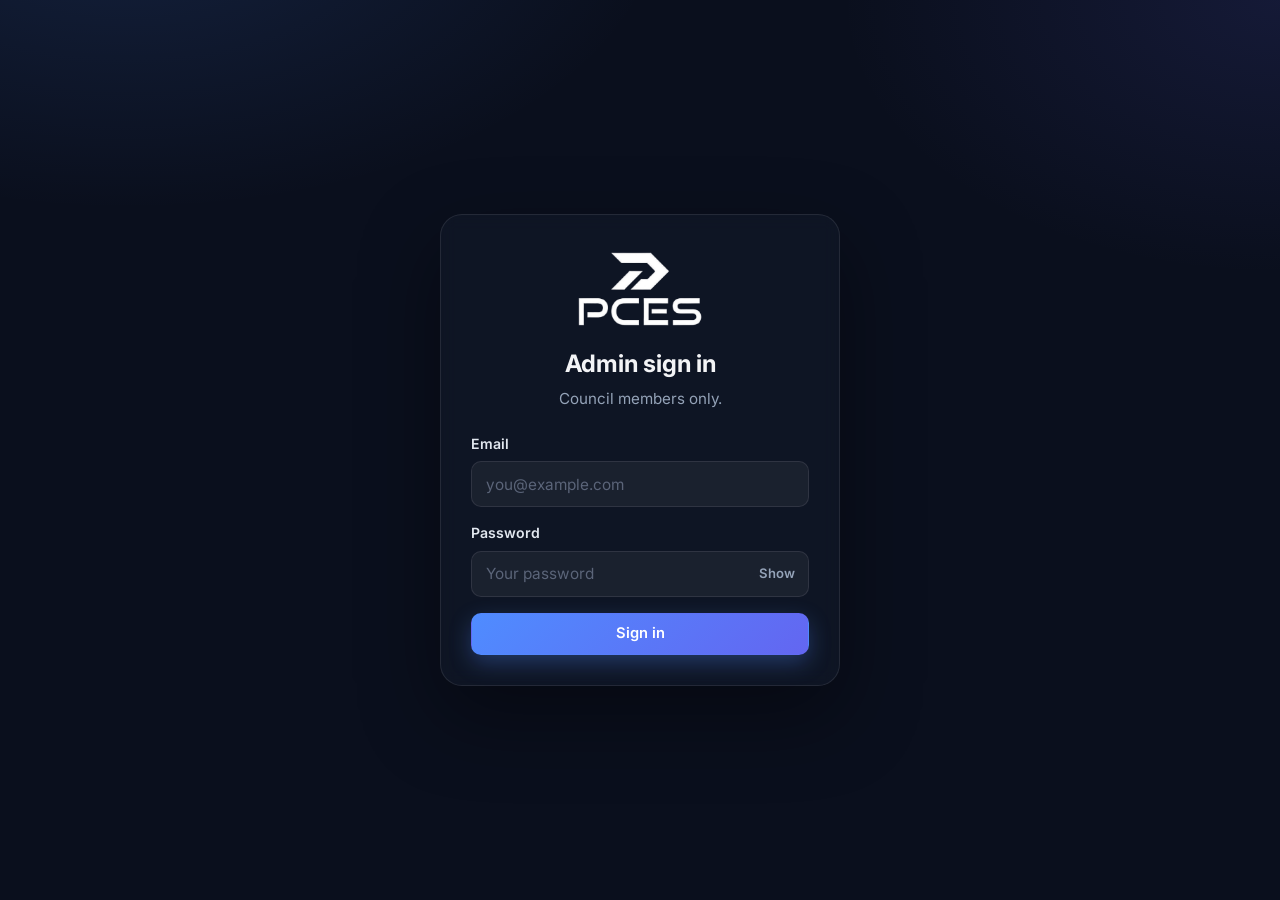
<file: admin.html>
<!DOCTYPE html>
<html lang="en">
<head>
  <meta charset="UTF-8">
  <meta name="viewport" content="width=device-width, initial-scale=1">
  <meta name="robots" content="noindex, nofollow">
  <meta name="color-scheme" content="dark">
  <meta name="theme-color" content="#0a0f1d">
  <title>PCES Admin</title>
  <link rel="preconnect" href="https://fonts.googleapis.com">
  <link rel="preconnect" href="https://fonts.gstatic.com" crossorigin>
  <link href="https://fonts.googleapis.com/css2?family=Inter:wght@400;500;600;700;800&display=swap" rel="stylesheet">
  <link rel="stylesheet" href="admin.css">
</head>
<body>

  <!-- ================= SIGN IN ================= -->
  <main class="auth" id="authView" hidden>
    <form class="card" id="loginForm" novalidate>
      <img class="logo" src="logo.png" alt="PCES logo" width="150" height="92">
      <h1>Admin sign in</h1>
      <p class="sub">Council members only.</p>

      <div class="field">
        <label for="loginEmail">Email</label>
        <input type="email" id="loginEmail" autocomplete="username" placeholder="you@example.com">
      </div>

      <div class="field">
        <label for="loginPass">Password</label>
        <div class="pw">
          <input type="password" id="loginPass" autocomplete="current-password" placeholder="Your password">
          <button type="button" class="pw-toggle" id="pwToggle" aria-label="Show password">Show</button>
        </div>
      </div>

      <p class="form-error" id="loginError" role="alert"></p>

      <button class="btn primary block" id="loginBtn" type="submit">
        <span class="spinner" aria-hidden="true"></span>
        <span class="lbl">Sign in</span>
      </button>
    </form>
  </main>

  <!-- ================= NOT AUTHORISED ================= -->
  <main class="auth" id="deniedView" hidden>
    <div class="card">
      <div class="denied-icon" aria-hidden="true">!</div>
      <h1>Not authorised</h1>
      <p class="sub">You are signed in as <strong id="deniedEmail"></strong>, but this account is not on the admin list.</p>
      <button class="btn block" id="deniedOut" type="button">Sign out</button>
    </div>
  </main>

  <!-- ================= DASHBOARD ================= -->
  <div id="appView" hidden>
    <header class="topbar">
      <div class="topbar-inner">
        <img class="brand-logo" src="logo.png" alt="PCES" width="64" height="39">
        <span class="brand-title">Applications</span>
        <span class="spacer"></span>
        <span class="who" id="whoEmail"></span>
        <button class="btn sm" id="refreshBtn" type="button" title="Reload applications">
          <svg viewBox="0 0 24 24" width="16" height="16" fill="none" stroke="currentColor" stroke-width="2" stroke-linecap="round" stroke-linejoin="round"><path d="M21 12a9 9 0 11-3-6.7L21 8"/><path d="M21 3v5h-5"/></svg>
          <span class="hide-s">Refresh</span>
        </button>
        <button class="btn sm" id="signOutBtn" type="button">Sign out</button>
      </div>
    </header>

    <main class="wrap">

      <section class="stats" id="stats" aria-label="Summary"></section>

      <section class="toolbar">
        <div class="search">
          <svg viewBox="0 0 24 24" width="18" height="18" fill="none" stroke="currentColor" stroke-width="2" stroke-linecap="round"><circle cx="11" cy="11" r="7"/><path d="M20 20l-3.5-3.5"/></svg>
          <input type="search" id="search" placeholder="Search name, email, phone, Discord, class…" autocomplete="off">
        </div>
        <select id="sort" aria-label="Sort">
          <option value="new">Newest first</option>
          <option value="old">Oldest first</option>
          <option value="name">Name A–Z</option>
        </select>
        <button class="btn" id="exportBtn" type="button">
          <svg viewBox="0 0 24 24" width="16" height="16" fill="none" stroke="currentColor" stroke-width="2" stroke-linecap="round" stroke-linejoin="round"><path d="M12 3v12M7 11l5 5 5-5M5 21h14"/></svg>
          Export CSV
        </button>
      </section>

      <div class="chips" id="chips" role="tablist" aria-label="Filter by status"></div>

      <div class="count" id="count" aria-live="polite"></div>

      <section class="panel">
        <div class="loading" id="loading"><span class="spinner big" aria-hidden="true"></span>Loading applications…</div>
        <div class="empty" id="empty" hidden></div>
        <div class="table-scroll" id="tableWrap" hidden>
          <table>
            <thead>
              <tr>
                <th>Applicant</th>
                <th class="hide-m">Class</th>
                <th class="hide-m">Gender</th>
                <th class="hide-m">Phone</th>
                <th class="hide-m">Experience</th>
                <th class="hide-xs">Applied</th>
                <th>Status</th>
              </tr>
            </thead>
            <tbody id="tbody"></tbody>
          </table>
        </div>
      </section>

      <nav class="pager" id="pager" hidden aria-label="Pagination">
        <button class="btn sm" id="prevBtn" type="button">&larr; Previous</button>
        <span id="pageInfo"></span>
        <button class="btn sm" id="nextBtn" type="button">Next &rarr;</button>
      </nav>
    </main>
  </div>

  <!-- ================= DETAIL DRAWER ================= -->
  <div class="scrim" id="scrim" hidden></div>
  <aside class="drawer" id="drawer" role="dialog" aria-modal="true" aria-labelledby="dTitle" aria-hidden="true">
    <div class="drawer-head">
      <h2 id="dTitle">Application</h2>
      <button class="icon-close" id="drawerClose" type="button" aria-label="Close">&times;</button>
    </div>
    <div class="drawer-body" id="drawerBody"></div>
  </aside>

  <div class="toast" id="toast" role="status" aria-live="polite"></div>

  <script src="supabase.umd.js"></script>
  <script src="admin.js"></script>
</body>
</html>
</file>
<file: admin.css>
:root {
  --bg: #0a0f1d;
  --panel: rgba(17, 24, 39, .72);
  --panel-solid: #111827;
  --line: rgba(255, 255, 255, .09);
  --field: rgba(255, 255, 255, .05);
  --field-hover: rgba(255, 255, 255, .08);
  --text: #f3f4f6;
  --muted: #94a3b8;
  --placeholder: #5b6579;
  --accent: #4f8cff;
  --accent-2: #6366f1;
  --danger: #f87171;
  --ok: #34d399;
  --warn: #fbbf24;
  --radius: 12px;
  --ring: 0 0 0 4px rgba(79, 140, 255, .2);
}

* { box-sizing: border-box; }
[hidden] { display: none !important; }
html { color-scheme: dark; }

body {
  margin: 0;
  min-height: 100vh;
  color: var(--text);
  font-family: 'Inter', system-ui, -apple-system, 'Segoe UI', Roboto, sans-serif;
  line-height: 1.45;
  -webkit-font-smoothing: antialiased;
  background:
    radial-gradient(900px 500px at 10% -10%, rgba(79, 140, 255, .14), transparent 60%),
    radial-gradient(800px 500px at 100% 0%, rgba(99, 102, 241, .12), transparent 55%),
    var(--bg);
  background-attachment: fixed;
}

a { color: #7db0ff; text-decoration: none; }
a:hover { text-decoration: underline; }

h1, h2 { margin: 0; }

/* ---------- Shared controls ---------- */
.btn {
  display: inline-flex; align-items: center; justify-content: center; gap: 8px;
  height: 42px;
  padding: 0 16px;
  background: var(--field);
  color: var(--text);
  border: 1px solid var(--line);
  border-radius: 10px;
  font: inherit;
  font-size: .92rem;
  font-weight: 600;
  cursor: pointer;
  transition: background .15s, border-color .15s, transform .08s, filter .15s;
}
.btn:hover { background: var(--field-hover); }
.btn:active { transform: translateY(1px); }
.btn:focus-visible { outline: 2px solid var(--accent); outline-offset: 2px; }
.btn:disabled { opacity: .55; cursor: not-allowed; }
.btn.sm { height: 36px; padding: 0 12px; font-size: .85rem; }
.btn.block { width: 100%; }
.btn.primary {
  background: linear-gradient(135deg, var(--accent), var(--accent-2));
  border-color: transparent;
  color: #fff;
  box-shadow: 0 8px 22px rgba(79, 140, 255, .3);
}
.btn.primary:hover { filter: brightness(1.08); }
.btn.danger { color: #fecaca; border-color: rgba(248, 113, 113, .45); }
.btn.danger:hover { background: rgba(248, 113, 113, .14); }
.btn.danger.confirm { background: var(--danger); color: #1a0b0b; border-color: transparent; }

input[type="email"], input[type="password"], input[type="search"], input[type="text"], select {
  width: 100%;
  height: 46px;
  padding: 0 14px;
  background: var(--field);
  border: 1px solid var(--line);
  border-radius: 10px;
  color: var(--text);
  font: inherit;
  font-size: .96rem;
  outline: none;
  transition: border-color .15s, box-shadow .15s, background .15s;
}
select { cursor: pointer; padding-right: 8px; }
select option { background: #151c2c; color: var(--text); }
input::placeholder { color: var(--placeholder); }
input:hover, select:hover { background: var(--field-hover); }
input:focus, select:focus { border-color: var(--accent); box-shadow: var(--ring); background: var(--field-hover); }

.spinner {
  display: none;
  width: 16px; height: 16px;
  border: 2.5px solid rgba(255, 255, 255, .3);
  border-top-color: #fff;
  border-radius: 50%;
  animation: spin .7s linear infinite;
}
.spinner.big { display: inline-block; width: 26px; height: 26px; border-width: 3px; margin-bottom: 12px; }
.btn.loading .spinner { display: inline-block; }
@keyframes spin { to { transform: rotate(360deg); } }

/* ---------- Sign in / denied ---------- */
.auth { min-height: 100vh; display: grid; place-items: center; padding: 24px 16px; }
.card {
  width: 100%; max-width: 400px;
  padding: 34px 30px 30px;
  text-align: center;
  background: var(--panel);
  border: 1px solid var(--line);
  border-radius: 22px;
  box-shadow: 0 30px 80px rgba(0, 0, 0, .4);
  backdrop-filter: blur(8px);
  -webkit-backdrop-filter: blur(8px);
  animation: rise .45s cubic-bezier(.2, .8, .2, 1);
}
@keyframes rise { from { opacity: 0; transform: translateY(14px); } to { opacity: 1; transform: none; } }
.card .logo { display: block; width: 130px; height: auto; margin: 0 auto 18px; }
.card h1 { font-size: 1.5rem; font-weight: 700; margin-bottom: 6px; }
.card .sub { margin: 0 0 24px; color: var(--muted); font-size: .95rem; }
.card .sub strong { color: #fff; word-break: break-all; }
.field { text-align: left; margin-bottom: 16px; }
.field label { display: block; margin-bottom: 7px; font-size: .88rem; font-weight: 600; color: #e2e8f0; }
.pw { position: relative; }
.pw input { padding-right: 70px; }
.pw-toggle {
  position: absolute; top: 0; right: 0; height: 100%;
  padding: 0 14px;
  background: none; border: 0;
  color: var(--muted);
  font: inherit; font-size: .82rem; font-weight: 600;
  cursor: pointer;
}
.pw-toggle:hover { color: #fff; }
.form-error {
  display: none;
  margin: 0 0 14px;
  padding: 11px 14px;
  text-align: left;
  border: 1px solid rgba(248, 113, 113, .55);
  border-radius: 10px;
  background: rgba(248, 113, 113, .09);
  color: #fecaca;
  font-size: .88rem;
}
.form-error.show { display: block; animation: shake .3s ease; }
@keyframes shake { 20% { transform: translateX(-4px); } 50% { transform: translateX(4px); } 80% { transform: translateX(-2px); } }
.denied-icon {
  width: 56px; height: 56px; margin: 0 auto 16px;
  display: grid; place-items: center;
  border-radius: 50%;
  background: rgba(248, 113, 113, .15);
  color: var(--danger);
  font-size: 1.8rem; font-weight: 800;
}

/* ---------- Top bar ---------- */
.topbar {
  position: sticky; top: 0; z-index: 40;
  background: rgba(10, 15, 29, .8);
  backdrop-filter: blur(12px);
  -webkit-backdrop-filter: blur(12px);
  border-bottom: 1px solid var(--line);
}
.topbar-inner {
  max-width: 1180px; margin: 0 auto;
  display: flex; align-items: center; gap: 12px;
  padding: 10px 24px;
}
.brand-logo { height: 34px; width: auto; display: block; }
.brand-title { font-weight: 700; font-size: 1.05rem; padding-left: 12px; border-left: 1px solid var(--line); }
.spacer { flex: 1; }
.who { color: var(--muted); font-size: .85rem; max-width: 240px; overflow: hidden; text-overflow: ellipsis; white-space: nowrap; }

/* ---------- Layout ---------- */
.wrap { max-width: 1180px; margin: 0 auto; padding: 26px 24px 70px; }

/* ---------- Stats ---------- */
.stats { display: grid; grid-template-columns: repeat(4, 1fr); gap: 14px; margin-bottom: 22px; }
.stat {
  text-align: left;
  padding: 16px 18px;
  background: var(--panel);
  border: 1px solid var(--line);
  border-radius: 14px;
}
.stat .n { display: block; font-size: 1.9rem; font-weight: 800; letter-spacing: -.02em; line-height: 1.1; }
.stat .l { display: block; margin-top: 4px; color: var(--muted); font-size: .82rem; font-weight: 600; text-transform: uppercase; letter-spacing: .05em; }
.stat.pending .n { color: var(--warn); }
.stat.accepted .n { color: var(--ok); }
.stat.rejected .n { color: var(--danger); }

/* ---------- Toolbar ---------- */
.toolbar { display: flex; gap: 12px; margin-bottom: 14px; }
.search { position: relative; flex: 1; }
.search svg { position: absolute; left: 14px; top: 50%; transform: translateY(-50%); color: var(--muted); pointer-events: none; }
.search input { padding-left: 42px; }
.toolbar select { width: 170px; flex: none; }
.toolbar .btn { height: 46px; flex: none; }

.chips { display: flex; gap: 8px; flex-wrap: wrap; margin-bottom: 8px; }
.chip {
  height: 34px; padding: 0 14px;
  background: transparent;
  color: var(--muted);
  border: 1px solid var(--line);
  border-radius: 999px;
  font: inherit; font-size: .85rem; font-weight: 600;
  cursor: pointer;
  transition: background .15s, color .15s, border-color .15s;
}
.chip:hover { color: #fff; background: var(--field); }
.chip.active { color: #fff; background: rgba(79, 140, 255, .2); border-color: var(--accent); }
.chip .c { margin-left: 6px; opacity: .7; font-weight: 500; }

.count { margin: 4px 2px 12px; color: var(--muted); font-size: .85rem; min-height: 1.2em; }

/* ---------- Table ---------- */
.panel {
  background: var(--panel);
  border: 1px solid var(--line);
  border-radius: 18px;
  overflow: hidden;
  box-shadow: 0 20px 60px rgba(0, 0, 0, .25);
}
.table-scroll { overflow-x: auto; }
table { width: 100%; border-collapse: collapse; }
thead th {
  padding: 13px 16px;
  text-align: left;
  color: var(--muted);
  font-size: .74rem; font-weight: 700;
  text-transform: uppercase; letter-spacing: .06em;
  background: rgba(255, 255, 255, .03);
  border-bottom: 1px solid var(--line);
  white-space: nowrap;
}
tbody tr { cursor: pointer; transition: background .12s; }
tbody tr:hover { background: rgba(255, 255, 255, .045); }
tbody tr:focus-visible { outline: 2px solid var(--accent); outline-offset: -2px; }
tbody tr + tr td { border-top: 1px solid var(--line); }
td { padding: 13px 16px; font-size: .92rem; vertical-align: middle; }
td.nowrap { white-space: nowrap; }
.person { display: flex; align-items: center; gap: 12px; min-width: 220px; }
.avatar {
  flex: none;
  width: 38px; height: 38px;
  display: grid; place-items: center;
  border-radius: 50%;
  color: #fff;
  font-size: .82rem; font-weight: 700;
}
.p-name { font-weight: 600; }
.p-mail { color: var(--muted); font-size: .82rem; overflow-wrap: anywhere; }
.p-date { display: none; margin-top: 2px; color: var(--muted); font-size: .76rem; opacity: .8; }
.muted { color: var(--muted); }

.badge {
  display: inline-flex; align-items: center; gap: 6px;
  padding: 4px 11px;
  border-radius: 999px;
  font-size: .78rem; font-weight: 700;
  text-transform: capitalize;
}
.badge::before { content: ''; width: 6px; height: 6px; border-radius: 50%; background: currentColor; }
.badge.pending  { color: var(--warn);   background: rgba(251, 191, 36, .13); }
.badge.accepted { color: var(--ok);     background: rgba(52, 211, 153, .13); }
.badge.rejected { color: var(--danger); background: rgba(248, 113, 113, .13); }

.loading, .empty { padding: 64px 20px; text-align: center; color: var(--muted); }
.loading { display: flex; flex-direction: column; align-items: center; }
.empty h3 { margin: 0 0 6px; color: var(--text); font-size: 1.1rem; }
.empty p { margin: 0; }

.pager { display: flex; align-items: center; justify-content: center; gap: 16px; margin-top: 18px; color: var(--muted); font-size: .88rem; }

/* ---------- Drawer ---------- */
.scrim {
  position: fixed; inset: 0; z-index: 60;
  background: rgba(3, 6, 14, .6);
  backdrop-filter: blur(2px);
  animation: fade .2s ease;
}
@keyframes fade { from { opacity: 0; } to { opacity: 1; } }
.drawer {
  position: fixed; top: 0; right: 0; bottom: 0; z-index: 70;
  width: min(520px, 100%);
  display: flex; flex-direction: column;
  background: #0f1628;
  border-left: 1px solid var(--line);
  box-shadow: -30px 0 80px rgba(0, 0, 0, .5);
  transform: translateX(105%);
  visibility: hidden;
  transition: transform .28s cubic-bezier(.2, .8, .2, 1), visibility 0s .28s;
}
.drawer.open { transform: none; visibility: visible; transition: transform .28s cubic-bezier(.2, .8, .2, 1), visibility 0s; }
.drawer-head { display: flex; align-items: center; justify-content: space-between; padding: 16px 20px; border-bottom: 1px solid var(--line); }
.drawer-head h2 { font-size: 1.05rem; font-weight: 700; }
.icon-close {
  width: 36px; height: 36px;
  background: none; border: 0; border-radius: 8px;
  color: var(--muted); font-size: 1.7rem; line-height: 1;
  cursor: pointer;
}
.icon-close:hover { background: var(--field); color: #fff; }
.drawer-body { flex: 1; overflow-y: auto; padding: 22px 22px 40px; }

.d-top { display: flex; align-items: center; gap: 14px; margin-bottom: 20px; }
.d-top .avatar { width: 54px; height: 54px; font-size: 1.05rem; }
.d-name { font-size: 1.25rem; font-weight: 700; line-height: 1.25; word-break: break-word; }
.d-sub { color: var(--muted); font-size: .88rem; margin-top: 3px; }

.seg { display: grid; grid-template-columns: repeat(3, 1fr); gap: 6px; padding: 5px; margin-bottom: 8px; background: var(--field); border: 1px solid var(--line); border-radius: 12px; }
.seg button {
  height: 40px;
  background: transparent; border: 0; border-radius: 8px;
  color: var(--muted);
  font: inherit; font-size: .88rem; font-weight: 700;
  cursor: pointer;
  transition: background .15s, color .15s;
}
.seg button:hover:not(:disabled) { color: #fff; background: rgba(255, 255, 255, .06); }
.seg button:disabled { cursor: wait; opacity: .7; }
.seg button.on.pending  { background: rgba(251, 191, 36, .2);  color: var(--warn); }
.seg button.on.accepted { background: rgba(52, 211, 153, .2);  color: var(--ok); }
.seg button.on.rejected { background: rgba(248, 113, 113, .2); color: var(--danger); }
.reviewed { margin: 0 2px 22px; color: var(--muted); font-size: .8rem; min-height: 1.2em; }

.d-sec { margin-bottom: 22px; }
.d-sec h3 { margin: 0 0 8px; color: #6aa1ff; font-size: .74rem; font-weight: 700; text-transform: uppercase; letter-spacing: .08em; }
dl { margin: 0; border: 1px solid var(--line); border-radius: 12px; overflow: hidden; }
.kv { display: grid; grid-template-columns: 130px 1fr; gap: 12px; padding: 11px 14px; font-size: .92rem; }
.kv + .kv { border-top: 1px solid var(--line); }
dt { color: var(--muted); }
dd { margin: 0; word-break: break-word; white-space: pre-wrap; }
.stars { color: #2b3446; letter-spacing: 2px; }
.stars .on { color: var(--warn); }

.danger-zone { margin-top: 30px; padding-top: 20px; border-top: 1px solid var(--line); display: flex; align-items: center; justify-content: space-between; gap: 12px; }
.danger-zone p { margin: 0; color: var(--muted); font-size: .82rem; }

/* ---------- Toast ---------- */
.toast {
  position: fixed; left: 50%; bottom: 26px; z-index: 100;
  max-width: calc(100% - 32px);
  padding: 12px 20px;
  background: #1b2336;
  border: 1px solid var(--line);
  border-radius: 12px;
  color: var(--text);
  font-size: .92rem; font-weight: 500;
  box-shadow: 0 16px 40px rgba(0, 0, 0, .5);
  opacity: 0; pointer-events: none;
  transform: translate(-50%, 16px);
  transition: opacity .25s, transform .25s;
}
.toast.show { opacity: 1; transform: translate(-50%, 0); }
.toast.err { border-color: rgba(248, 113, 113, .6); color: #fee2e2; }
.toast.ok { border-color: rgba(52, 211, 153, .5); }

/* ---------- Responsive ---------- */
@media (max-width: 860px) {
  .stats { grid-template-columns: repeat(2, 1fr); }
  .hide-m { display: none; }
}
@media (max-width: 640px) {
  .topbar-inner { padding: 10px 14px; gap: 8px; }
  .brand-title { display: none; }
  .who, .hide-s { display: none; }
  .wrap { padding: 18px 14px 60px; }
  .toolbar { flex-wrap: wrap; }
  .search { flex-basis: 100%; }
  .toolbar select { flex: 1; width: auto; }
  .toolbar .btn { flex: 1; }
  td, thead th { padding: 12px; }
  .person { min-width: 0; gap: 10px; }
  .hide-xs { display: none; }
  .p-date { display: block; }
  .kv { grid-template-columns: 1fr; gap: 2px; }
  .danger-zone { flex-direction: column; align-items: stretch; }
}

@media (prefers-reduced-motion: reduce) {
  *, *::before, *::after { animation: none !important; transition: none !important; }
}
</file>
